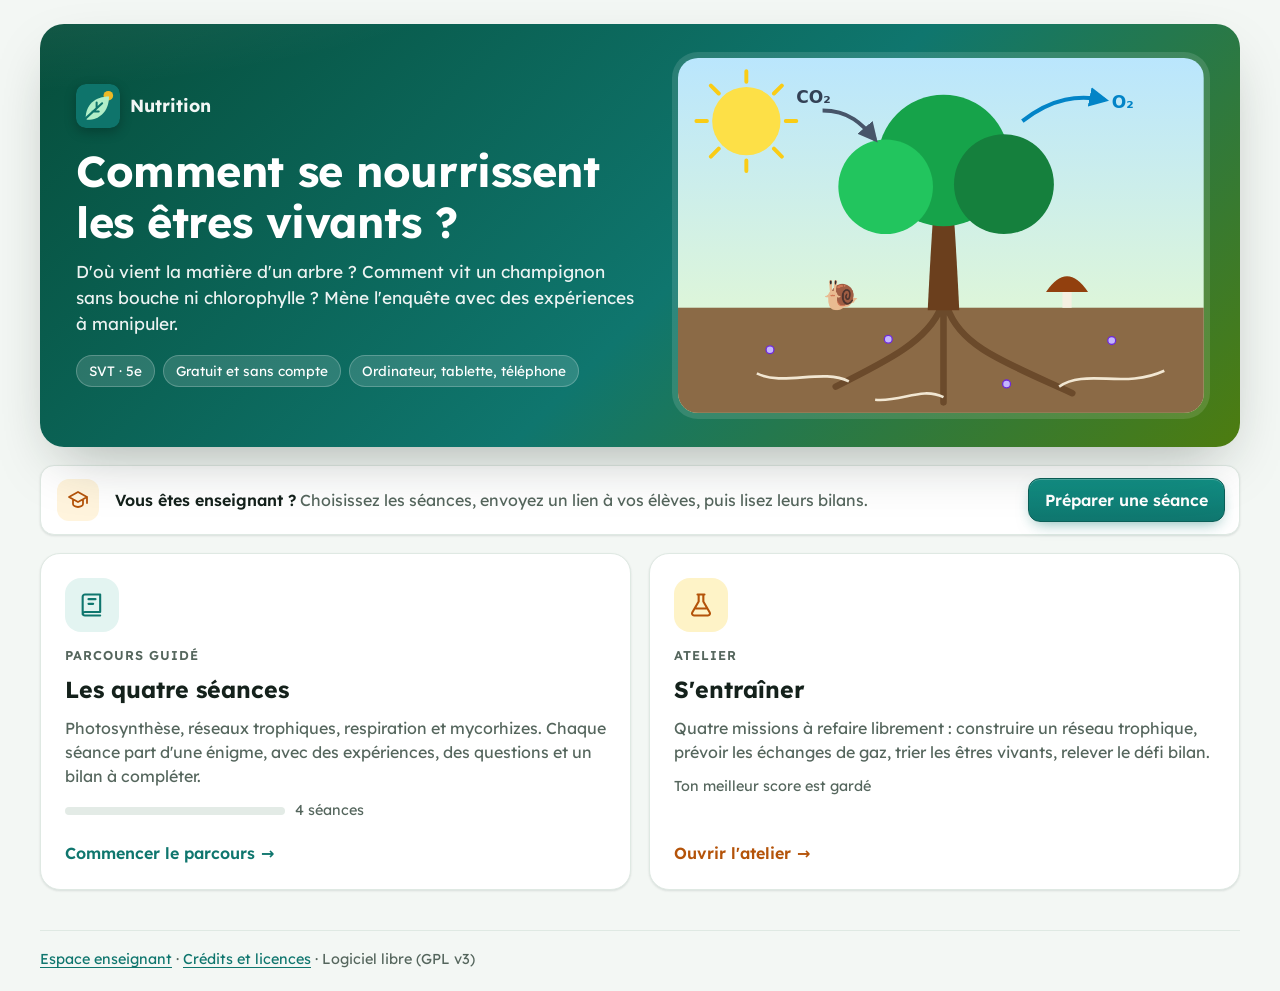
<file: app/index.html>
<!doctype html>
<html lang="fr">
<head>
  <meta charset="utf-8">
  <meta name="viewport" content="width=device-width, initial-scale=1">
  <title>La nutrition des êtres vivants</title>
  <meta name="description" content="Application libre de SVT (5e) : photosynthèse, réseaux trophiques, respiration et mycorhizes, avec des expériences interactives, un atelier et un espace enseignant.">
  <link rel="icon" href="img/icone.svg" type="image/svg+xml">
  <link rel="preload" href="polices/lexend.woff2" as="font" type="font/woff2" crossorigin>
  <link rel="stylesheet" href="css/style.css?v=3">
</head>
<body>
<main class="page">
  <header class="hero">
    <div class="hero-texte">
      <div class="hero-marque"><img src="img/icone.svg" alt="" width="44" height="44"><span>Nutrition</span></div>
      <h1>Comment se nourrissent les êtres vivants ?</h1>
      <p>D'où vient la matière d'un arbre ? Comment vit un champignon sans bouche ni chlorophylle ? Mène l'enquête avec des expériences à manipuler.</p>
      <div class="hero-puces"><span>SVT · 5e</span><span>Gratuit et sans compte</span><span>Ordinateur, tablette, téléphone</span></div>
    </div>
    <div class="hero-visuel" aria-hidden="true">
      <svg viewBox="0 0 400 270">
        <defs>
          <linearGradient id="ciel" x1="0" y1="0" x2="0" y2="1"><stop offset="0" stop-color="#bae6fd"/><stop offset="1" stop-color="#ecfccb"/></linearGradient>
          <marker id="fh" viewBox="0 0 10 10" refX="8" refY="5" markerWidth="5" markerHeight="5" orient="auto"><path d="M0,0 L10,5 L0,10 z" fill="context-stroke"/></marker>
        </defs>
        <rect width="400" height="270" fill="url(#ciel)"/>
        <circle cx="52" cy="48" r="26" fill="#fde047"/><g stroke="#facc15" stroke-width="3" stroke-linecap="round"><path d="M52,10v8M52,78v8M14,48h8M82,48h8M25,21l6,6M73,69l6,6M25,75l6-6M73,27l6-6"/></g>
        <rect y="190" width="400" height="80" fill="#8b6a46"/>
        <path d="M200,190 C190,215 160,230 120,250 M205,190 C215,220 250,232 300,255 M202,190 V262" stroke="#6b4a2b" stroke-width="5" fill="none" stroke-linecap="round"/>
        <path d="M130,246 C110,236 80,250 60,240 M290,250 C310,236 340,252 370,238 M202,258 C185,250 170,262 150,260" stroke="#fdf6e3" stroke-width="2" fill="none" opacity=".9"/>
        <path d="M190,192 C192,150 194,120 196,95 L208,95 C210,120 212,150 214,192 Z" fill="#6b3f1d"/>
        <circle cx="202" cy="78" r="50" fill="#16a34a"/><circle cx="158" cy="98" r="36" fill="#22c55e"/><circle cx="248" cy="96" r="38" fill="#15803d"/>
        <path d="M296,190 v-14" stroke="#f5f0e1" stroke-width="7"/><path d="M280,178 q16,-24 32,0 z" fill="#92400e"/>
        <text x="110" y="188" font-size="22">🐌</text>
        <path d="M110,40 C130,40 140,50 150,62" stroke="#475569" stroke-width="3" fill="none" marker-end="url(#fh)"/>
        <text x="90" y="34" font-size="13" font-weight="700" fill="#334155" font-family="system-ui">CO₂</text>
        <path d="M262,48 C285,30 305,28 325,32" stroke="#0284c7" stroke-width="3" fill="none" marker-end="url(#fh)"/>
        <text x="330" y="38" font-size="13" font-weight="700" fill="#0284c7" font-family="system-ui">O₂</text>
        <g fill="#c4b5fd" stroke="#6d28d9"><circle cx="70" cy="222" r="3"/><circle cx="330" cy="215" r="3"/><circle cx="250" cy="248" r="3"/><circle cx="160" cy="214" r="3"/></g>
      </svg>
    </div>
  </header>

  <section class="seance" id="seance" hidden>
    <h2>Ta séance du jour</h2>
    <ol id="seance-liste"></ol>
  </section>

  <div class="bandeau-prof partie-prof">
    <span class="bp-icone" aria-hidden="true"><svg viewBox="0 0 24 24" width="24" height="24"><path d="M3 9l9-5 9 5-9 5-9-5z M7 11.2V16c0 1.5 2.2 3 5 3s5-1.5 5-3v-4.8 M21 9v6" fill="none" stroke="currentColor" stroke-width="1.8" stroke-linecap="round" stroke-linejoin="round"/></svg></span>
    <p><b>Vous êtes enseignant ?</b> Choisissez les séances, envoyez un lien à vos élèves, puis lisez leurs bilans.</p>
    <button class="btn btn-principal" id="ouvrir-prof-haut" type="button">Préparer une séance</button>
  </div>

  <section class="entrees" aria-label="Choisir une activité">
    <a class="entree entree-parcours" href="parcours.html">
      <span class="entree-icone" aria-hidden="true"><svg viewBox="0 0 24 24" width="28" height="28"><path d="M4 19.5V5a2 2 0 0 1 2-2h13v15H6a2 2 0 0 0-2 2zm0 0A2 2 0 0 0 6 21h13 M9 7h6 M9 11h4" fill="none" stroke="currentColor" stroke-width="1.8" stroke-linecap="round" stroke-linejoin="round"/></svg></span>
      <span class="entree-sur">Parcours guidé</span>
      <span class="entree-titre">Les quatre séances</span>
      <span class="entree-texte">Photosynthèse, réseaux trophiques, respiration et mycorhizes. Chaque séance part d'une énigme, avec des expériences, des questions et un bilan à compléter.</span>
      <span class="entree-progres"><span class="barre-progres"><span id="progres-barre"></span></span><span class="progres-texte" id="progres-texte">4 séances</span></span>
      <span class="entree-action" id="action-parcours">Commencer le parcours <span aria-hidden="true">→</span></span>
    </a>
    <a class="entree entree-atelier" href="atelier.html">
      <span class="entree-icone" aria-hidden="true"><svg viewBox="0 0 24 24" width="28" height="28"><path d="M9 3h6 M10 3v6L4.5 18.5A1.7 1.7 0 0 0 6 21h12a1.7 1.7 0 0 0 1.5-2.5L14 9V3 M7 15h10" fill="none" stroke="currentColor" stroke-width="1.8" stroke-linecap="round" stroke-linejoin="round"/></svg></span>
      <span class="entree-sur">Atelier</span>
      <span class="entree-titre">S'entraîner</span>
      <span class="entree-texte">Quatre missions à refaire librement : construire un réseau trophique, prévoir les échanges de gaz, trier les êtres vivants, relever le défi bilan.</span>
      <span class="entree-progres"><span class="progres-texte" id="progres-atelier">Ton meilleur score est gardé</span></span>
      <span class="entree-action">Ouvrir l'atelier <span aria-hidden="true">→</span></span>
    </a>
  </section>

  <footer class="pied-accueil">
    <span class="partie-prof"><button class="lien" id="ouvrir-prof" type="button">Espace enseignant</button> ·</span>
    <button class="lien" id="ouvrir-credits" type="button">Crédits et licences</button> ·
    <span>Logiciel libre (GPL v3)</span>
  </footer>
</main>

<dialog id="dlg-prof">
  <form method="dialog" class="dlg">
    <h2>Espace enseignant</h2>
    <ol class="guide-prof">
      <li>Cochez ce que vos élèves doivent faire.</li>
      <li>Copiez le lien et donnez-le-leur (ENT, Pronote, QR code…). Ils ne verront pas cet espace.</li>
      <li>À la fin, chaque élève clique sur « Mon bilan » : il voit ses résultats et télécharge un petit fichier dont le nom contient tout (nom, classe, code).</li>
      <li>Récupérez les fichiers (dossier de l'ordinateur, ENT…) et glissez-les ci-dessous, ou tapez les codes relevés sur l'écran ou une photo.</li>
    </ol>
    <fieldset>
      <legend>1. Le travail à faire</legend>
      <div class="choix-grille" id="prof-choix">
        <label><input type="checkbox" value="ch1" checked> Séance I : la photosynthèse</label>
        <label><input type="checkbox" value="ch2"> Séance II : les réseaux trophiques</label>
        <label><input type="checkbox" value="ch3"> Séance III : la respiration</label>
        <label><input type="checkbox" value="ch4"> Séance IV : les mycorhizes</label>
        <label><input type="checkbox" value="trace"> La trace écrite</label>
        <label><input type="checkbox" value="m-reseau"> Mission : réseau trophique</label>
        <label><input type="checkbox" value="m-gaz"> Mission : laboratoire des gaz</label>
        <label><input type="checkbox" value="m-tri"> Mission : autotrophe ou hétérotrophe</label>
        <label><input type="checkbox" value="m-quiz"> Mission : défi bilan</label>
      </div>
    </fieldset>
    <fieldset class="encadre-lien">
      <legend>2. Le lien pour vos élèves</legend>
      <input type="text" id="prof-lien" readonly>
      <div class="ligne"><button class="btn btn-principal" type="button" id="prof-copier">Copier le lien</button><a class="btn" id="prof-tester" target="_blank" rel="noopener">Tester comme un élève</a></div>
      <p class="note" id="prof-etat" aria-live="polite"></p>
    </fieldset>
    <fieldset>
      <legend>3. Après la séance : lire les bilans</legend>
      <label class="depot" id="prof-depot"><input type="file" id="prof-fichiers" multiple accept=".html,.htm,text/html" hidden>
        <b>Glissez ici les fichiers des élèves</b><span>ou cliquez pour les choisir (plusieurs à la fois)</span></label>
      <p class="note">Sans fichier : tapez une ligne par élève, recopiée de son écran ou d'une photo, par exemple <code>Léa Martin ; 5e2 ; K7M2-9QXP-3TBA-WQ4R-ZZZZ</code>. Les accents et majuscules n'ont pas d'importance.</p>
      <textarea id="prof-codes" rows="3" placeholder="Prénom Nom ; classe ; code (une ligne par élève)"></textarea>
      <div class="ligne"><button class="btn btn-principal" type="button" id="prof-lire">Ajouter ces lignes</button><button class="btn" type="button" id="prof-vider">Vider le tableau</button><button class="btn" type="button" id="prof-tsv" hidden>Copier le tableau (pour un tableur)</button></div>
      <div class="tableau-defile" id="prof-tableau"></div>
      <p class="note">Le code vérifie le nom, la classe et les résultats : une retouche ou une faute de frappe est signalée. Sans serveur, il n'est pas infalsifiable pour autant. Rien n'est envoyé en ligne : les fichiers sont lus dans votre navigateur.</p>
    </fieldset>
    <div class="dlg-actions"><button class="btn" value="fermer">Fermer</button></div>
  </form>
</dialog>

<dialog id="dlg-credits">
  <form method="dialog" class="dlg">
    <h2>Crédits et licences</h2>
    <p>Application libre sous licence <b>GPL v3</b>, conçue pour les SVT au collège (5e, séquence « La nutrition des êtres vivants »). Elle a été vibecodée avec Claude (Anthropic).</p>
    <p>Police <b>Lexend</b> (SIL Open Font License), hébergée avec l'application. Les dessins et schémas sont faits pour l'application. Les données des expériences sont simplifiées à partir de documents classiques (Van Helmont, Ingenhousz, mesures sur graines germées, pépinières mycorhizées).</p>
    <p class="note">Aucun compte, aucun cookie, aucune donnée envoyée : la progression reste dans le navigateur de l'élève.</p>
    <div class="dlg-actions"><button class="btn" value="fermer">Fermer</button></div>
  </form>
</dialog>

<script src="js/commun.js?v=3"></script>
<script src="js/accueil.js?v=3"></script>
</body>
</html>
</file>
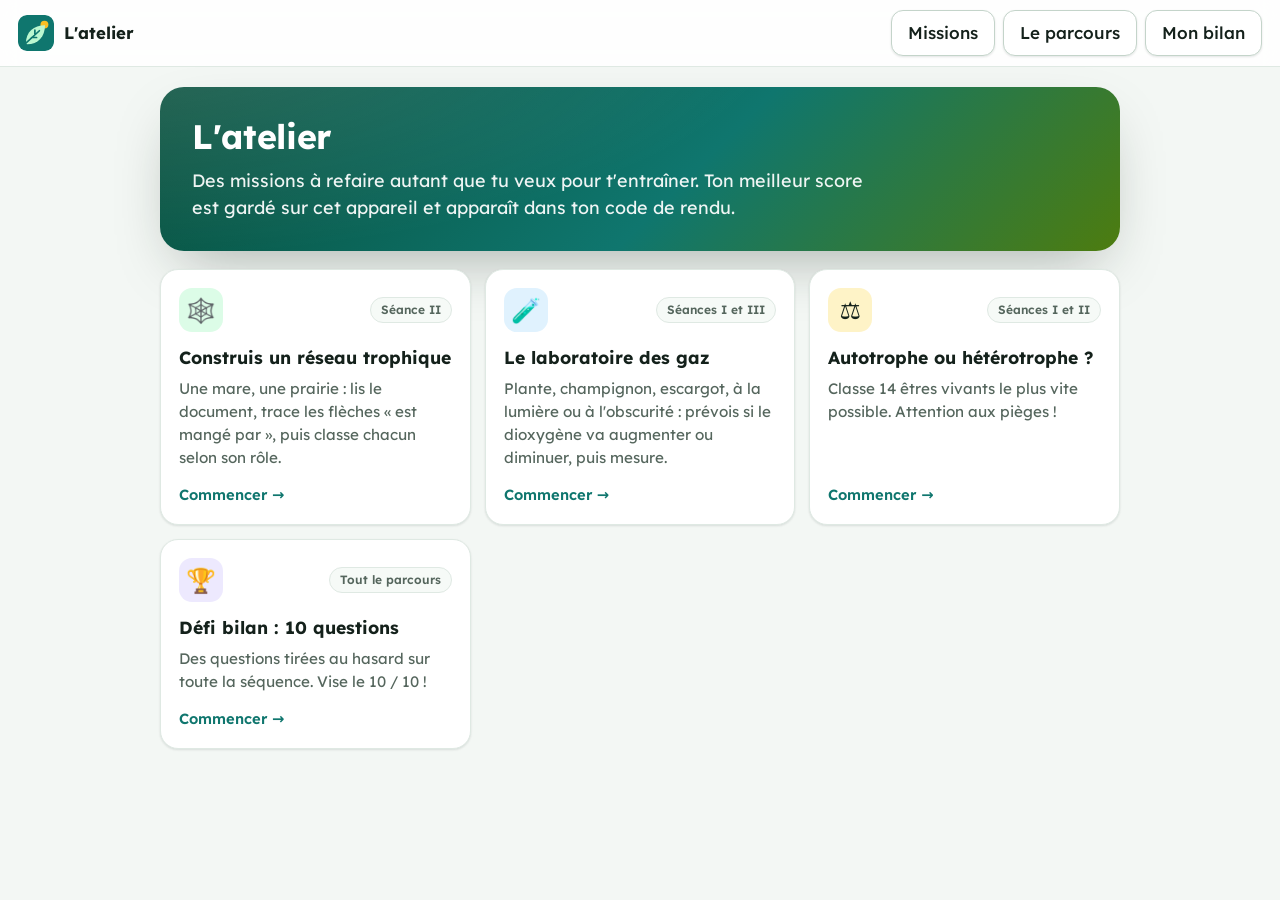
<file: app/atelier.html>
<!doctype html>
<html lang="fr">
<head>
  <meta charset="utf-8">
  <meta name="viewport" content="width=device-width, initial-scale=1">
  <title>La nutrition des êtres vivants — atelier</title>
  <meta name="description" content="Missions d'entraînement (SVT, 5e) : réseaux trophiques, laboratoire des gaz, autotrophes et hétérotrophes, défi bilan.">
  <link rel="icon" href="img/icone.svg" type="image/svg+xml">
  <link rel="preload" href="polices/lexend.woff2" as="font" type="font/woff2" crossorigin>
  <link rel="stylesheet" href="css/style.css?v=3">
  <link rel="stylesheet" href="css/parcours.css?v=3">
</head>
<body class="parcours atelier-page">

<header class="p-entete">
  <a class="p-marque" href="index.html" title="Accueil">
    <img src="img/icone.svg" alt="" width="36" height="36">
    <span>L'atelier</span>
  </a>
  <span style="flex:1"></span>
  <nav class="p-liens">
    <a href="#" class="btn">Missions</a>
    <a href="parcours.html" class="btn masquable">Le parcours</a>
    <button class="btn" id="p-rendre" type="button">Mon bilan</button>
  </nav>
</header>

<main id="chapitre" class="page" tabindex="-1" style="max-width:1000px"></main>

<script src="js/commun.js?v=3"></script>
<script src="js/experiences.js?v=3"></script>
<script src="js/atelier.js?v=3"></script>
</body>
</html>
</file>
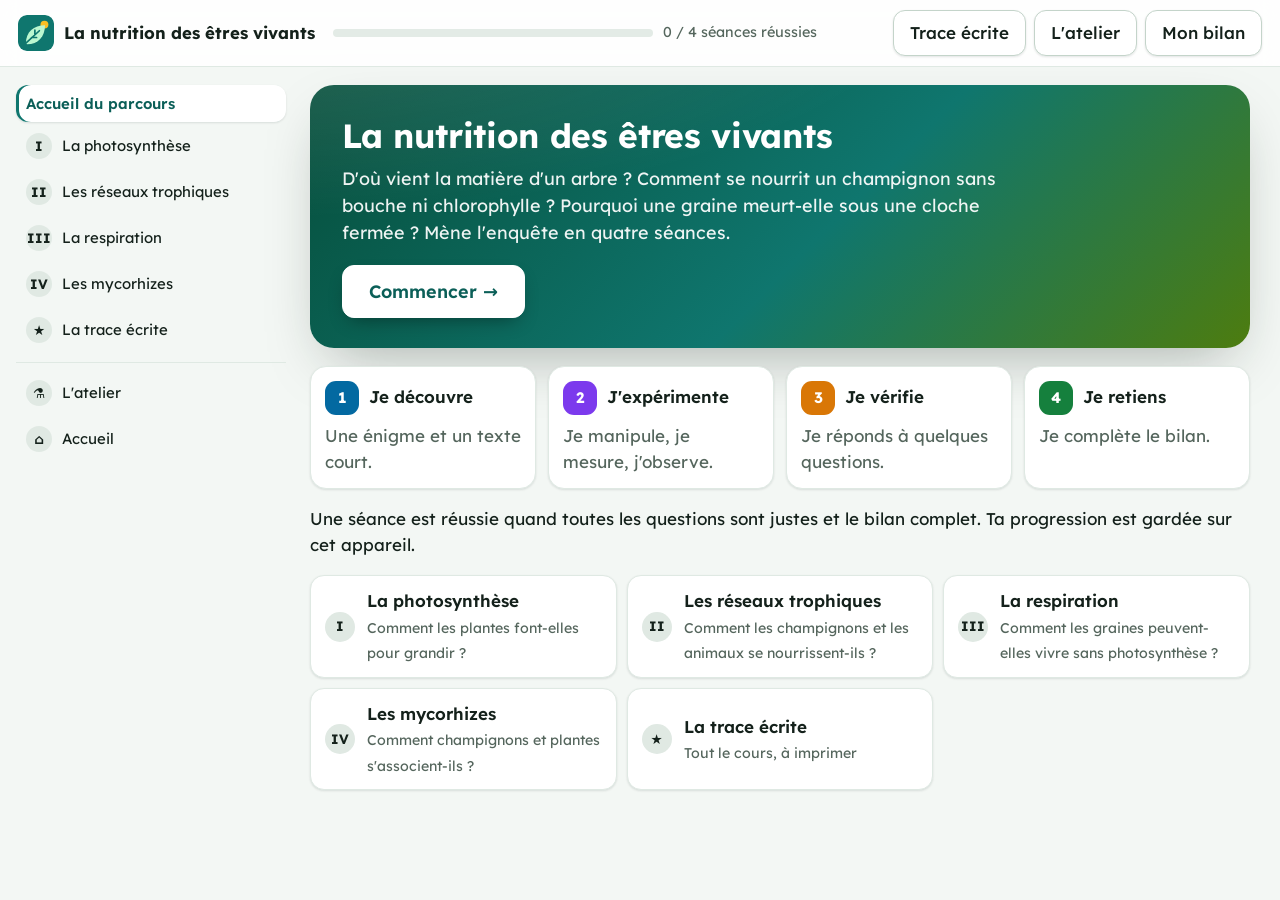
<file: app/parcours.html>
<!doctype html>
<html lang="fr">
<head>
  <meta charset="utf-8">
  <meta name="viewport" content="width=device-width, initial-scale=1">
  <title>La nutrition des êtres vivants — parcours</title>
  <meta name="description" content="Parcours guidé de SVT (5e) : photosynthèse, réseaux trophiques, respiration et mycorhizes, avec des expériences interactives et une trace écrite.">
  <link rel="icon" href="img/icone.svg" type="image/svg+xml">
  <link rel="preload" href="polices/lexend.woff2" as="font" type="font/woff2" crossorigin>
  <link rel="stylesheet" href="css/style.css?v=3">
  <link rel="stylesheet" href="css/parcours.css?v=3">
</head>
<body class="parcours">

<header class="p-entete">
  <button class="btn p-menu" id="p-menu" aria-expanded="false" aria-controls="sommaire">☰ Séances</button>
  <a class="p-marque" href="index.html" title="Accueil">
    <img src="img/icone.svg" alt="" width="36" height="36">
    <span>La nutrition des êtres vivants</span>
  </a>
  <div class="p-progression" aria-label="Progression">
    <div class="p-barre"><div id="p-barre-remplie"></div></div>
    <span id="p-progression-texte"></span>
  </div>
  <nav class="p-liens">
    <a href="#trace" class="btn masquable">Trace écrite</a>
    <a href="atelier.html" class="btn masquable">L'atelier</a>
    <button class="btn" id="p-rendre" type="button">Mon bilan</button>
  </nav>
</header>

<div class="p-corps">
  <nav id="sommaire" aria-label="Séances"></nav>
  <div class="p-voile" id="p-voile"></div>
  <main id="chapitre" tabindex="-1"></main>
</div>

<script src="js/commun.js?v=3"></script>
<script src="js/experiences.js?v=3"></script>
<script src="js/parcours.js?v=3"></script>
</body>
</html>
</file>
<file: app/css/style.css>
/* Nutrition — styles communs (accueil, parcours, atelier, boîtes de dialogue).
 * Police Lexend (SIL OFL), hébergée avec l'application : aucun appel
 * à un serveur extérieur. */
@font-face {
  font-family: "Lexend";
  src: url("../polices/lexend.woff2") format("woff2");
  font-weight: 100 900;
  font-display: swap;
}

:root {
  --fond: #f3f7f4;
  --surface: #ffffff;
  --surface-2: #f6faf7;
  --texte: #14211b;
  --texte-doux: #55665d;
  --bordure: #dfe9e3;
  --bordure-forte: #c4d4ca;
  --primaire: #0f766e;
  --primaire-fonce: #0b5f58;
  --primaire-clair: #e3f4f1;
  --accent: #f59e0b;
  --juste: #15803d;
  --juste-clair: #e8f7ee;
  --faux: #dc2626;
  --faux-clair: #fdecec;
  --o2: #0284c7;
  --co2: #6b7280;
  --glucide: #ea8a12;
  --sels: #7c3aed;
  --rayon: 14px;
  --ombre-1: 0 1px 2px rgb(20 33 27 / 6%), 0 1px 3px rgb(20 33 27 / 6%);
  --ombre-2: 0 10px 30px -10px rgb(20 33 27 / 22%), 0 2px 6px rgb(20 33 27 / 6%);
  --ombre-3: 0 24px 60px -20px rgb(20 33 27 / 35%);
  --degrade: radial-gradient(1200px 400px at -10% -40%, rgb(255 255 255 / 18%), transparent 60%), linear-gradient(135deg, #064e3b 0%, #0f766e 55%, #4d7c0f 100%);
  --police: "Lexend", system-ui, -apple-system, "Segoe UI", Roboto, Ubuntu, sans-serif;
  color-scheme: light;
}

* { box-sizing: border-box; }
html { scroll-behavior: smooth; }
@media (prefers-reduced-motion: reduce) {
  html { scroll-behavior: auto; }
  *, *::before, *::after { animation-duration: .01ms !important; transition-duration: .01ms !important; }
}
body { margin: 0; font: 16px/1.5 var(--police); color: var(--texte); background: var(--fond); -webkit-font-smoothing: antialiased; }
[hidden] { display: none !important; }
h1, h2, h3, h4 { line-height: 1.2; margin: 0; letter-spacing: -.01em; }
small { color: var(--texte-doux); }
b, strong { font-weight: 600; }
sub { font-size: .7em; }

.page { max-width: 1240px; margin: 0 auto; padding: 20px; }

/* ---------- boutons ---------- */
.btn {
  font: inherit; font-weight: 500;
  display: inline-flex; align-items: center; justify-content: center; gap: 8px;
  border: 1px solid var(--bordure-forte); background: var(--surface); color: var(--texte);
  border-radius: 12px; padding: 9px 16px; min-height: 44px; cursor: pointer; text-decoration: none;
  box-shadow: var(--ombre-1);
  transition: background .15s, border-color .15s, box-shadow .15s, transform .1s, color .15s;
}
.btn:hover { border-color: var(--primaire); color: var(--primaire-fonce); }
.btn:active { transform: translateY(1px); }
.btn:disabled { opacity: .45; cursor: not-allowed; transform: none; }
.btn svg { flex: none; }
.btn-principal {
  background: linear-gradient(180deg, #129085, var(--primaire)); border-color: var(--primaire-fonce); color: #fff; font-weight: 600;
  box-shadow: 0 1px 0 rgb(255 255 255 / 25%) inset, 0 6px 16px -6px rgb(15 118 110 / 60%);
}
.btn-principal:hover { background: var(--primaire-fonce); color: #fff; border-color: var(--primaire-fonce); }
.btn.actif { background: var(--primaire); border-color: var(--primaire-fonce); color: #fff; }
.btn-grand { font-size: 1.12rem; padding: 12px 26px; }
.lien { font: inherit; background: none; border: 0; color: var(--primaire); text-decoration: underline; text-underline-offset: 3px; cursor: pointer; padding: 0; }
.lien:hover { color: var(--primaire-fonce); }
:focus-visible { outline: 3px solid var(--accent); outline-offset: 2px; border-radius: 6px; }
input[type=range] { accent-color: var(--primaire); }
input[type=checkbox], input[type=radio] { accent-color: var(--primaire); width: 1.05em; height: 1.05em; }

/* contrôle segmenté */
.segment { display: inline-flex; flex-wrap: wrap; padding: 4px; gap: 4px; background: #e6eee9; border-radius: 14px; }
.segment label { position: relative; cursor: pointer; }
.segment input { position: absolute; opacity: 0; inset: 0; margin: 0; width: 100%; height: 100%; cursor: pointer; }
.segment span { display: block; padding: 7px 14px; border-radius: 10px; font-weight: 500; color: var(--texte-doux); transition: background .15s, color .15s, box-shadow .15s; }
.segment input:checked + span { background: var(--surface); color: var(--texte); box-shadow: var(--ombre-1); }
.segment input:focus-visible + span { outline: 3px solid var(--accent); }

/* ---------- accueil ---------- */
.hero {
  position: relative; overflow: hidden;
  display: grid; grid-template-columns: minmax(0, 1.1fr) minmax(0, 1fr); gap: 24px; align-items: center;
  background: var(--degrade); color: #fff; border-radius: 24px; padding: 34px 36px; margin: 4px 0 18px; box-shadow: var(--ombre-3);
}
.hero-marque { display: flex; align-items: center; gap: 10px; font-weight: 700; font-size: 1.1rem; opacity: .95; margin-bottom: 18px; }
.hero-marque img { border-radius: 10px; box-shadow: 0 4px 12px rgb(0 0 0 / 25%); }
.hero h1 { font-size: clamp(1.8rem, 3.6vw, 2.7rem); font-weight: 700; margin-bottom: 10px; }
.hero-texte > p { margin: 0 0 18px; font-size: 1.08rem; opacity: .92; max-width: 560px; }
.hero-puces { display: flex; flex-wrap: wrap; gap: 8px; }
.hero-puces span { font-size: .85rem; padding: 5px 12px; border-radius: 999px; background: rgb(255 255 255 / 14%); border: 1px solid rgb(255 255 255 / 22%); }
.hero-visuel { border-radius: 20px; overflow: hidden; box-shadow: 0 0 0 6px rgb(255 255 255 / 12%); line-height: 0; }
.hero-visuel svg { width: 100%; height: auto; display: block; }
@media (max-width: 820px) { .hero { grid-template-columns: minmax(0, 1fr); padding: 26px 22px; } }

.bandeau-prof {
  display: flex; align-items: center; gap: 12px 16px; flex-wrap: wrap;
  background: var(--surface); border: 1px solid var(--bordure); border-radius: var(--rayon);
  padding: 12px 14px 12px 16px; margin: 0 0 18px; box-shadow: var(--ombre-1);
}
.bandeau-prof p { margin: 0; flex: 1 1 320px; color: var(--texte-doux); }
.bandeau-prof p b { color: var(--texte); }
.bp-icone { display: grid; place-items: center; width: 42px; height: 42px; border-radius: 12px; background: #fff4dd; color: #b45309; flex: none; }
.mode-eleve .partie-prof { display: none !important; }
.seance { background: #fffbeb; border: 1px solid #fcd38d; border-radius: 18px; padding: 16px 20px; margin: 0 0 18px; box-shadow: var(--ombre-1); }
.seance h2 { font-size: 1.2rem; margin-bottom: 8px; }
.seance ol { margin: 0; padding-left: 22px; display: flex; flex-direction: column; gap: 4px; }
.seance a { color: var(--primaire-fonce); font-weight: 600; }

.entrees { display: grid; grid-template-columns: repeat(2, minmax(0, 1fr)); gap: 18px; margin-bottom: 36px; }
@media (max-width: 820px) { .entrees { grid-template-columns: minmax(0, 1fr); } }
.entree {
  position: relative; display: flex; flex-direction: column; gap: 8px; text-decoration: none; color: var(--texte);
  background: var(--surface); border: 1px solid var(--bordure); border-radius: 20px; padding: 24px;
  box-shadow: var(--ombre-1); transition: transform .18s, box-shadow .18s, border-color .18s;
}
.entree:hover { transform: translateY(-3px); box-shadow: var(--ombre-2); border-color: var(--bordure-forte); }
.entree-icone { display: grid; place-items: center; width: 54px; height: 54px; border-radius: 16px; margin-bottom: 6px; }
.entree-parcours .entree-icone { background: var(--primaire-clair); color: var(--primaire); }
.entree-atelier .entree-icone { background: #fef3c7; color: #b45309; }
.entree-sur { font-size: .8rem; font-weight: 600; text-transform: uppercase; letter-spacing: .08em; color: var(--texte-doux); }
.entree-titre { font-size: 1.45rem; font-weight: 700; }
.entree-texte { color: var(--texte-doux); }
.entree-progres { display: flex; align-items: center; gap: 10px; font-size: .9rem; color: var(--texte-doux); margin-top: 4px; }
.barre-progres { flex: 1; max-width: 220px; height: 8px; border-radius: 99px; background: #e3ebe6; overflow: hidden; }
.barre-progres > span { display: block; height: 100%; width: 0; border-radius: 99px; background: linear-gradient(90deg, #22c55e, var(--juste)); transition: width .5s; }
.entree-action { margin-top: auto; padding-top: 12px; font-weight: 600; color: var(--primaire); display: inline-flex; gap: 6px; }
.entree-atelier .entree-action { color: #b45309; }
.entree-action span { transition: transform .18s; }
.entree:hover .entree-action span { transform: translateX(3px); }

.section-titre { font-size: 1.5rem; margin: 0 0 6px; }
.section-aide { margin: 0 0 16px; color: var(--texte-doux); font-size: .95rem; }
.cartes { display: grid; grid-template-columns: repeat(auto-fill, minmax(250px, 1fr)); gap: 14px; }
.carte {
  font: inherit; text-align: left; cursor: pointer; color: var(--texte); text-decoration: none;
  background: var(--surface); border: 1px solid var(--bordure); border-radius: 18px;
  padding: 18px; display: flex; flex-direction: column; gap: 8px; box-shadow: var(--ombre-1);
  transition: border-color .18s, box-shadow .18s, transform .18s;
}
.carte:hover { border-color: var(--bordure-forte); box-shadow: var(--ombre-2); transform: translateY(-3px); }
.carte-haut { display: flex; justify-content: space-between; align-items: center; margin-bottom: 4px; }
.carte-icone { display: grid; place-items: center; width: 44px; height: 44px; border-radius: 13px; font-size: 1.5rem; }
.ic-1 { background: #dcfce7; } .ic-2 { background: #e0f2fe; } .ic-3 { background: #fef3c7; } .ic-4 { background: #ede9fe; }
.niveau { font-size: .75rem; font-weight: 600; padding: 3px 10px; border-radius: 99px; background: var(--surface-2); border: 1px solid var(--bordure); color: var(--texte-doux); }
.niveau.fait { background: var(--juste-clair); border-color: #b7e4c7; color: var(--juste); }
.carte-titre { font-weight: 700; font-size: 1.1rem; }
.carte-texte { color: var(--texte-doux); font-size: .95rem; }
.carte-go { margin-top: auto; padding-top: 6px; font-weight: 600; font-size: .92rem; color: var(--primaire); }
.pied-accueil { margin-top: 40px; padding-top: 18px; border-top: 1px solid var(--bordure); color: var(--texte-doux); font-size: .9rem; }

/* ---------- boîtes de dialogue ---------- */
dialog { border: 0; border-radius: 20px; padding: 0; max-width: min(880px, calc(100vw - 24px)); width: 100%; box-shadow: var(--ombre-3); color: var(--texte); }
dialog[open] { animation: ouvre .2s ease; }
@keyframes ouvre { from { transform: translateY(10px) scale(.98); } to { transform: none; } }
dialog::backdrop { background: rgb(10 24 18 / 50%); backdrop-filter: blur(3px); }
.dlg { padding: 24px 26px; display: flex; flex-direction: column; gap: 10px; }
.dlg h2 { font-size: 1.4rem; }
.dlg h3 { margin: 10px 0 0; font-size: 1.05rem; }
.dlg fieldset { border: 1px solid var(--bordure); border-radius: var(--rayon); margin: 4px 0; padding: 12px 16px 14px; display: flex; flex-direction: column; gap: 8px; background: var(--surface-2); }
.dlg legend { font-weight: 600; padding: 0 6px; }
.dlg input[type=text], .dlg textarea { font: inherit; padding: 9px 11px; border: 1px solid var(--bordure-forte); border-radius: 10px; width: 100%; background: var(--surface); color: var(--texte); }
.dlg textarea { font: .85rem ui-monospace, monospace; word-break: break-all; }
.dlg input:focus, .dlg textarea:focus { outline: none; border-color: var(--primaire); box-shadow: 0 0 0 4px rgb(15 118 110 / 15%); }
.dlg-actions { display: flex; gap: 8px; justify-content: flex-end; flex-wrap: wrap; }
.note { color: var(--texte-doux); font-size: .92rem; margin: 0; }
.ligne { display: flex; gap: 8px; flex-wrap: wrap; }
.ligne input { flex: 1 1 160px; }
.choix-grille { display: grid; grid-template-columns: repeat(auto-fit, minmax(240px, 1fr)); gap: 4px 16px; }
.choix-grille label { display: flex; gap: 8px; align-items: baseline; padding: 3px 0; }
.guide-prof { margin: 0; padding-left: 22px; display: flex; flex-direction: column; gap: 4px; }
.encadre-lien { border-color: #a7dcd5 !important; background: var(--primaire-clair) !important; }
.tableau-defile { overflow-x: auto; }
.tableau-rendus { border-collapse: collapse; width: 100%; font-size: .9rem; }
.tableau-rendus th, .tableau-rendus td { border-bottom: 1px solid var(--bordure); padding: 6px 8px; text-align: left; vertical-align: top; }
.tableau-rendus th { font-weight: 600; color: var(--texte-doux); font-size: .82rem; }
.tableau-rendus .ok { color: var(--juste); font-weight: 600; }
.tableau-rendus .ko { color: var(--texte-doux); }
.rendu-erreur td { color: var(--faux); }

@media (max-width: 640px) {
  .page { padding: 12px; }
  .dlg { padding: 18px 16px; }
}
.depot { display: flex; flex-direction: column; align-items: center; gap: 2px; padding: 18px; border: 2px dashed var(--bordure-forte); border-radius: var(--rayon); background: var(--surface); cursor: pointer; text-align: center; transition: background .15s, border-color .15s; }
.depot:hover, .depot.survol { border-color: var(--primaire); background: var(--primaire-clair); }
.depot span { color: var(--texte-doux); font-size: .9rem; }
#dlg-rendu .bil { background: var(--surface-2); border: 1px solid var(--bordure); border-radius: var(--rayon); padding: 12px 16px; }
</file>
<file: app/css/parcours.css>
/* Parcours guidé et atelier « La nutrition des êtres vivants » */
body.parcours { font-size: 17px; }

.p-entete {
  position: sticky; top: 0; z-index: 50;
  display: flex; flex-wrap: wrap; align-items: center; gap: 10px 18px;
  padding: 10px 18px; background: rgb(255 255 255 / 88%);
  backdrop-filter: saturate(1.4) blur(10px); -webkit-backdrop-filter: saturate(1.4) blur(10px);
  border-bottom: 1px solid var(--bordure);
}
.p-marque { display: flex; align-items: center; gap: 10px; text-decoration: none; color: var(--texte); font-weight: 700; font-size: 1.05rem; }
.p-marque img { border-radius: 9px; }
.p-progression { flex: 1 1 200px; display: flex; align-items: center; gap: 10px; color: var(--texte-doux); font-size: .9rem; }
.p-barre { flex: 1; height: 8px; border-radius: 99px; background: #e3ebe6; overflow: hidden; max-width: 320px; }
#p-barre-remplie { height: 100%; width: 0; border-radius: 99px; background: linear-gradient(90deg, #22c55e, var(--juste)); transition: width .4s; }
.p-liens { display: flex; gap: 8px; flex-wrap: wrap; }

.p-corps { display: grid; grid-template-columns: 270px minmax(0, 1fr); gap: 24px; max-width: 1280px; margin: 0 auto; padding: 18px 16px 60px; }
#sommaire ol { list-style: none; padding: 0; margin: 0; position: sticky; top: 76px; display: flex; flex-direction: column; gap: 2px; }
#sommaire a { display: flex; gap: 10px; align-items: center; padding: 9px 10px; border-radius: 12px; color: var(--texte); text-decoration: none; font-size: .93rem; line-height: 1.3; transition: background .15s; }
#sommaire a:hover { background: #e4eee8; }
#sommaire a.actif { background: var(--surface); color: var(--primaire-fonce); font-weight: 600; box-shadow: var(--ombre-1), inset 3px 0 0 var(--primaire); }
.s-num { flex: 0 0 26px; height: 26px; border-radius: 50%; display: grid; place-items: center; background: #e0e9e3; color: var(--texte); font-size: .85rem; font-weight: 700; }
#sommaire a.fait .s-num { background: var(--juste); color: #fff; }
#sommaire a.actif .s-num { background: var(--primaire); color: #fff; }
.s-sep { margin-top: 8px; border-top: 1px solid var(--bordure); padding-top: 8px; }

.p-menu, .p-voile { display: none; }
@media (max-width: 900px) {
  .p-corps { grid-template-columns: minmax(0, 1fr); gap: 10px; padding-top: 10px; }
  .p-entete { gap: 8px 12px; padding: 8px 12px; }
  .p-menu { display: inline-flex; font-weight: 700; }
  .p-liens .masquable, .p-progression span { display: none; }
  .p-progression { flex: 1 1 60px; }
  #sommaire { position: fixed; z-index: 70; top: 0; left: 0; bottom: 0; width: min(330px, 86vw); overflow-y: auto;
    background: var(--surface); padding: 14px 10px; box-shadow: 4px 0 24px rgb(0 0 0 / 20%);
    transform: translateX(-105%); transition: transform .25s ease; visibility: hidden; }
  #sommaire ol { position: static; }
  .menu-ouvert #sommaire { transform: none; visibility: visible; }
  .menu-ouvert .p-voile { display: block; position: fixed; inset: 0; z-index: 65; background: rgb(0 0 0 / 35%); }
}
@media (max-width: 520px) {
  .p-marque span { display: none; }
  .p-marque img { width: 30px; height: 30px; }
  .p-liens .btn { padding: 8px 10px; }
}

/* ---------- chapitre ---------- */
#chapitre:focus { outline: none; }
.chap, .trace { max-width: 940px; }
.chap-num { display: inline-block; color: var(--primaire-fonce); background: var(--primaire-clair); font-weight: 600; margin: 4px 0 10px; padding: 4px 12px; border-radius: 99px; text-transform: uppercase; letter-spacing: .06em; font-size: .75rem; }
.chap h1, .trace h1 { font-size: clamp(1.5rem, 3vw, 2.1rem); font-weight: 700; margin-bottom: 20px; }
.enigme { display: flex; gap: 14px; align-items: flex-start; background: #fffbeb; border: 1px solid #fcd38d; border-radius: 18px; padding: 14px 18px; margin-bottom: 18px; }
.enigme-icone { font-size: 1.8rem; line-height: 1; }
.enigme p { margin: 0; }
.enigme b { color: #92400e; }
.bloc { scroll-margin-top: 90px; background: var(--surface); border: 1px solid var(--bordure); border-radius: 20px; padding: 20px 24px 20px 28px; margin-bottom: 18px; box-shadow: var(--ombre-1); position: relative; overflow: hidden; }
.bloc::before { content: ""; position: absolute; left: 0; top: 0; bottom: 0; width: 5px; background: var(--couleur-bloc, var(--primaire)); }
.bloc h2 { display: flex; align-items: center; gap: 12px; font-size: 1.15rem; font-weight: 700; margin-bottom: 12px; color: var(--couleur-bloc, var(--primaire)); }
.bloc p { margin: 8px 0; }
.pastille { display: inline-grid; place-items: center; width: 34px; height: 34px; border-radius: 11px; color: #fff; font-weight: 700; font-size: .95rem; flex: 0 0 34px; background: var(--couleur-bloc, var(--primaire)); }
.bloc-decouvre { --couleur-bloc: #0369a1; }
.bloc-experimente { --couleur-bloc: #7c3aed; }
.bloc-verifie { --couleur-bloc: #d97706; }
.bloc-retiens { --couleur-bloc: #15803d; background: linear-gradient(180deg, #f3fbf6, var(--surface) 60%); }
.experience + .experience { margin-top: 26px; padding-top: 18px; border-top: 1px dashed var(--bordure); }
.experience h3 { font-size: 1.05rem; font-weight: 600; margin-bottom: 10px; }
.exp-apres { margin-top: 14px; }
.petit { font-size: .9rem; color: var(--texte-doux); }
.commandes { display: flex; flex-wrap: wrap; gap: 8px; align-items: center; margin: 10px 0; }
.commandes.centre { justify-content: center; }
.doc { background: var(--surface-2); border: 1px solid var(--bordure); border-radius: 12px; padding: 10px 14px; margin: 8px 0; }
.doc-titre { font-weight: 700; color: var(--primaire-fonce); font-size: .9rem; }
.doc ul { margin: 6px 0 0; padding-left: 20px; }
.tableau { border-collapse: collapse; width: 100%; font-size: .95rem; margin: 6px 0; }
.tableau th, .tableau td { border: 1px solid var(--bordure-forte); padding: 6px 10px; text-align: center; }
.tableau th { background: var(--primaire-clair); font-weight: 600; }
.tableau td:first-child, .tableau th:first-child { text-align: left; }
.defile { overflow-x: auto; }
.retour { min-height: 1.5em; margin: 8px 0 0; }
.retour.ok { color: var(--juste); font-weight: 600; }
.retour.ko { color: #a3361a; }
.lecture { display: flex; flex-wrap: wrap; gap: 8px; }
.lecture span { background: var(--surface-2); border: 1px solid var(--bordure); border-radius: 10px; padding: 4px 10px; font-size: .92rem; }
.lecture b { font-variant-numeric: tabular-nums; }
.reglage { display: flex; flex-wrap: wrap; gap: 6px 12px; align-items: center; margin: 8px 0; }
.reglage > span:first-child { font-weight: 600; font-size: .92rem; min-width: 9em; }
.reglage input[type=range] { flex: 1 1 200px; }
.dessin { width: 100%; height: auto; display: block; background: #fbfdfb; border: 1px solid var(--bordure); border-radius: 14px; }
.dessin text { font-family: system-ui, -apple-system, "Segoe UI", sans-serif; }
.exp > .dessin, .exp > .defile, .mission > .dessin { max-width: 640px; margin-inline: auto; }
.deux-col { display: grid; grid-template-columns: minmax(0, 1.2fr) minmax(0, 1fr); gap: 16px; align-items: start; }
@media (max-width: 760px) { .deux-col { grid-template-columns: minmax(0, 1fr); } }

/* texte à trous et tri */
.retiens-consigne { font-weight: 600; color: #1f6b3d; }
.banque { display: flex; flex-wrap: wrap; gap: 8px; margin: 8px 0 14px; padding: 10px; background: #fff; border: 1px dashed #9cc9ad; border-radius: 12px; }
.mot { font: inherit; font-weight: 700; padding: 6px 12px; border-radius: 999px; border: 2px solid #1f8a4c; background: #e6f5ec; color: #14532d; cursor: grab; touch-action: none; user-select: none; -webkit-user-select: none; }
.mot.choisi { background: #1f8a4c; color: #fff; }
.mot.en-cours { opacity: .35; }
.fantome { position: fixed; z-index: 1000; pointer-events: none; transform: translate(-50%, -50%); box-shadow: 0 6px 16px rgb(0 0 0 / 20%); }
.trou { display: inline-block; min-width: 6.5em; min-height: 1.5em; vertical-align: bottom; border-bottom: 2px dashed #1f8a4c; background: #fff; border-radius: 4px 4px 0 0; cursor: pointer; text-align: center; }
.trou.survol { background: #d3f0de; }
.trou.rempli { min-width: 0; border: 0; background: none; font-weight: 700; cursor: default; color: #14532d; }
.erreur { animation: secoue .4s; border-color: var(--faux) !important; }
@keyframes secoue { 25% { transform: translateX(-4px); } 75% { transform: translateX(4px); } }
.retiens-fin { font-weight: 700; color: #1f6b3d; }
.tri-colonnes { display: grid; grid-template-columns: repeat(var(--n), minmax(0, 1fr)); gap: 10px; }
@media (max-width: 640px) { .tri-colonnes { grid-template-columns: minmax(0, 1fr); } }
.tri-col { border: 2px dashed var(--bordure-forte); border-radius: 14px; padding: 10px; min-height: 110px; background: var(--surface-2); cursor: pointer; transition: background .15s, border-color .15s; }
.tri-col.survol { background: #d3f0de; border-color: #1f8a4c; }
.tri-titre { font-weight: 700; text-align: center; margin-bottom: 8px; display: flex; flex-direction: column; }
.tri-titre small { font-weight: 500; }
.tri-liste { display: flex; flex-wrap: wrap; gap: 6px; justify-content: center; }
.tri-puce { background: var(--juste-clair); border: 1px solid #9ad8b1; color: #14532d; font-weight: 600; border-radius: 999px; padding: 3px 10px; font-size: .9rem; animation: apparait .3s; }
.tri-retour { min-height: 1.5em; margin: 10px 0 0; }
.tri-retour.ok { color: var(--juste); }
.tri-retour.ko { color: #a3361a; }
.equation { font-size: 1.12rem; line-height: 2.6; text-align: center; }
.equation .fleche { display: inline-flex; flex-direction: column; align-items: center; vertical-align: middle; line-height: 1.2; margin: 0 6px; }
.equation .fleche i { font-style: normal; font-size: 1.6rem; color: var(--texte-doux); }
.etiq-liste { display: grid; grid-template-columns: repeat(auto-fit, minmax(190px, 1fr)); gap: 6px 14px; margin: 0; padding: 0; list-style: none; }
.etiq-liste li { display: flex; gap: 8px; align-items: center; }
.num-rond { display: inline-grid; place-items: center; width: 26px; height: 26px; border-radius: 50%; background: #1d2a24; color: #fff; font-weight: 700; font-size: .85rem; flex: none; }

/* QCM */
.qcm { padding: 10px 0; border-bottom: 1px solid #eee; }
.qcm:last-child { border-bottom: 0; }
.qcm-q { font-weight: 600; display: flex; gap: 10px; align-items: baseline; }
.qcm-num { flex: 0 0 24px; height: 24px; border-radius: 50%; background: #fbe6d2; color: #a65d16; display: inline-grid; place-items: center; font-size: .85rem; }
.qcm-options { display: flex; flex-wrap: wrap; gap: 8px; margin: 8px 0 4px 34px; }
.qcm-opt { font: inherit; text-align: left; padding: 10px 16px; border-radius: 12px; border: 1.5px solid var(--bordure-forte); background: var(--surface); cursor: pointer; min-height: 44px; box-shadow: var(--ombre-1); transition: border-color .15s, background .15s, transform .1s; color: var(--texte); }
.qcm-opt:hover { border-color: #d97706; background: #fffaf0; }
.qcm-opt:active { transform: translateY(1px); }
.qcm-opt.juste { border-color: var(--juste); background: #e6f5ec; }
.qcm-opt.faux { border-color: var(--faux); background: #fdeaea; }
.qcm-retour { margin: 4px 0 0 34px; min-height: 1.2em; }
.qcm-retour.ok { color: var(--juste); }
.qcm-retour.ko { color: #a3361a; }

.fin-chapitre { display: none; text-align: center; font-weight: 700; color: var(--juste); font-size: 1.1rem; background: var(--juste-clair); border: 1px solid #b7e4c7; border-radius: 16px; padding: 4px; margin-bottom: 8px; }
.fin-chapitre.visible { display: block; animation: apparait .4s; }
.chap-nav { display: flex; justify-content: space-between; gap: 10px; margin: 18px 0; flex-wrap: wrap; }
@keyframes apparait { from { transform: scale(.97); opacity: .4; } to { transform: none; opacity: 1; } }

/* accueil du parcours */
.p-hero { border-radius: 24px; padding: 30px 32px; margin-bottom: 18px; color: #fff; box-shadow: var(--ombre-3); background: var(--degrade); }
.p-hero h1 { color: #fff; margin-bottom: 10px !important; }
.p-hero .intro { font-size: 1.12rem; margin: 0; opacity: .93; max-width: 700px; }
.p-hero .commandes { margin: 20px 0 0; }
.p-hero .btn-principal { background: #fff; color: var(--primaire-fonce); border-color: #fff; box-shadow: 0 8px 20px -8px rgb(0 0 0 / 45%); }
.p-hero .btn-principal:hover { background: var(--primaire-clair); }
.mode-emploi { display: grid; grid-template-columns: repeat(auto-fit, minmax(170px, 1fr)); gap: 12px; margin: 16px 0; }
.mode-emploi > div { background: var(--surface); border: 1px solid var(--bordure); border-radius: 16px; padding: 14px; box-shadow: var(--ombre-1); color: var(--texte-doux); }
.mode-emploi > div b { color: var(--texte); }
.mode-emploi .pastille { margin: 0 10px 8px 0; }
.mode-emploi > div:nth-child(1) { --couleur-bloc: #0369a1; }
.mode-emploi > div:nth-child(2) { --couleur-bloc: #7c3aed; }
.mode-emploi > div:nth-child(3) { --couleur-bloc: #d97706; }
.mode-emploi > div:nth-child(4) { --couleur-bloc: #15803d; }
.liste-chapitres { list-style: none; padding: 0; margin: 18px 0 0; display: grid; grid-template-columns: repeat(auto-fill, minmax(260px, 1fr)); gap: 10px; }
.liste-chapitres a { display: flex; align-items: center; gap: 12px; height: 100%; padding: 12px 14px; border-radius: 14px; background: var(--surface); border: 1px solid var(--bordure); color: var(--texte); text-decoration: none; box-shadow: var(--ombre-1); transition: transform .15s, box-shadow .15s; }
.liste-chapitres a:hover { transform: translateY(-2px); box-shadow: var(--ombre-2); }
.liste-chapitres .s-num { flex: 0 0 30px; height: 30px; }
.liste-chapitres .fait .s-num { background: var(--juste); color: #fff; }

/* trace écrite */
.trace { background: var(--surface); border: 1px solid var(--bordure); border-radius: 20px; padding: 24px 32px; box-shadow: var(--ombre-1); }
.trace h2 { color: var(--primaire-fonce); font-size: 1.2rem; margin: 22px 0 6px; border-bottom: 2px solid var(--primaire-clair); padding-bottom: 4px; }
.trace p { margin: 6px 0; line-height: 1.6; }
.trace figure { margin: 14px 0; text-align: center; }
.trace figcaption { font-size: .9rem; color: var(--texte-doux); }
.trace .equation { line-height: 1.6; background: var(--surface-2); border-radius: 12px; padding: 8px; }
.lexique { display: grid; grid-template-columns: max-content 1fr; gap: 6px 16px; }
.lexique dt { font-weight: 700; color: var(--primaire); }
.lexique dd { margin: 0; }

/* ---------- expériences ---------- */
.bulle { fill: #e0f2fe; stroke: #0284c7; stroke-width: 1; }
.r-bulle { fill: var(--o2); }
.tableau-mesures td, .tableau-mesures th { font-size: .88rem; }
.reseau-svg { touch-action: manipulation; user-select: none; -webkit-user-select: none; }
.noeud { cursor: pointer; }
.noeud rect { fill: #fff; stroke: #9db5a7; stroke-width: 2; transition: fill .15s, stroke .15s; }
.noeud:hover rect { stroke: var(--primaire); }
.noeud.choisi rect { fill: #fff7e6; stroke: var(--accent); stroke-width: 3; }
.noeud text { font-size: 13px; font-weight: 600; text-anchor: middle; fill: #1d2a24; pointer-events: none; }
.noeud .emoji { font-size: 24px; }
.noeud:focus { outline: none; }
.noeud:focus-visible rect { stroke: var(--accent); stroke-width: 3; }
.fleche-r { stroke: #475569; stroke-width: 2.5; fill: none; cursor: pointer; }
.fleche-r.juste { stroke: var(--juste); }
.fleche-r.faux { stroke: var(--faux); }
.fleche-zone { stroke: transparent; stroke-width: 16; fill: none; cursor: pointer; }
.graphe .axe { stroke: #64748b; stroke-width: 1.2; }
.graphe .grille { stroke: #e2e8f0; stroke-width: 1; }
.graphe text { font-size: 11px; fill: #475569; }
.graphe .courbe { fill: none; stroke-width: 3; stroke-linecap: round; stroke-linejoin: round; }
.graphe .ancienne { stroke-dasharray: 5 5; opacity: .55; stroke-width: 2; }
.jauge { display: flex; align-items: center; gap: 8px; font-size: .9rem; }
.jauge > span:first-child { min-width: 9.5em; font-weight: 600; }
.jauge-barre { flex: 1; height: 12px; background: #e5ece8; border-radius: 99px; overflow: hidden; max-width: 260px; }
.jauge-barre > i { display: block; height: 100%; border-radius: 99px; transition: width .4s; }
.pin-lot { text-align: center; }
.particule { transition: opacity .3s; }

@media (max-width: 640px) {
  .bloc { padding: 12px 14px 12px 18px; }
  .chap h1, .trace h1 { font-size: 1.5rem; }
  .qcm-options, .qcm-retour { margin-left: 0; }
  .trace { padding: 14px; }
  .lexique { grid-template-columns: 1fr; }
  .lexique dd { margin-bottom: 6px; }
  .reglage > span:first-child { min-width: 0; flex-basis: 100%; }
  .equation { font-size: 1rem; }
}

@media print {
  .p-entete, #sommaire, .chap-nav, .commandes { display: none !important; }
  .p-corps { display: block; padding: 0; }
  .trace { border: 0; padding: 0; box-shadow: none; }
  .trace h2 { break-after: avoid; }
}

/* atelier */
.score { display: flex; align-items: baseline; gap: 14px; flex-wrap: wrap; background: var(--juste-clair); border: 1px solid #b7e4c7; border-radius: 16px; padding: 12px 18px; margin: 14px 0; animation: apparait .4s; }
.score b { font-size: 2rem; color: var(--juste); }
.score span { font-weight: 600; }
.mission-page .bloc { padding-top: 20px; }
</file>
